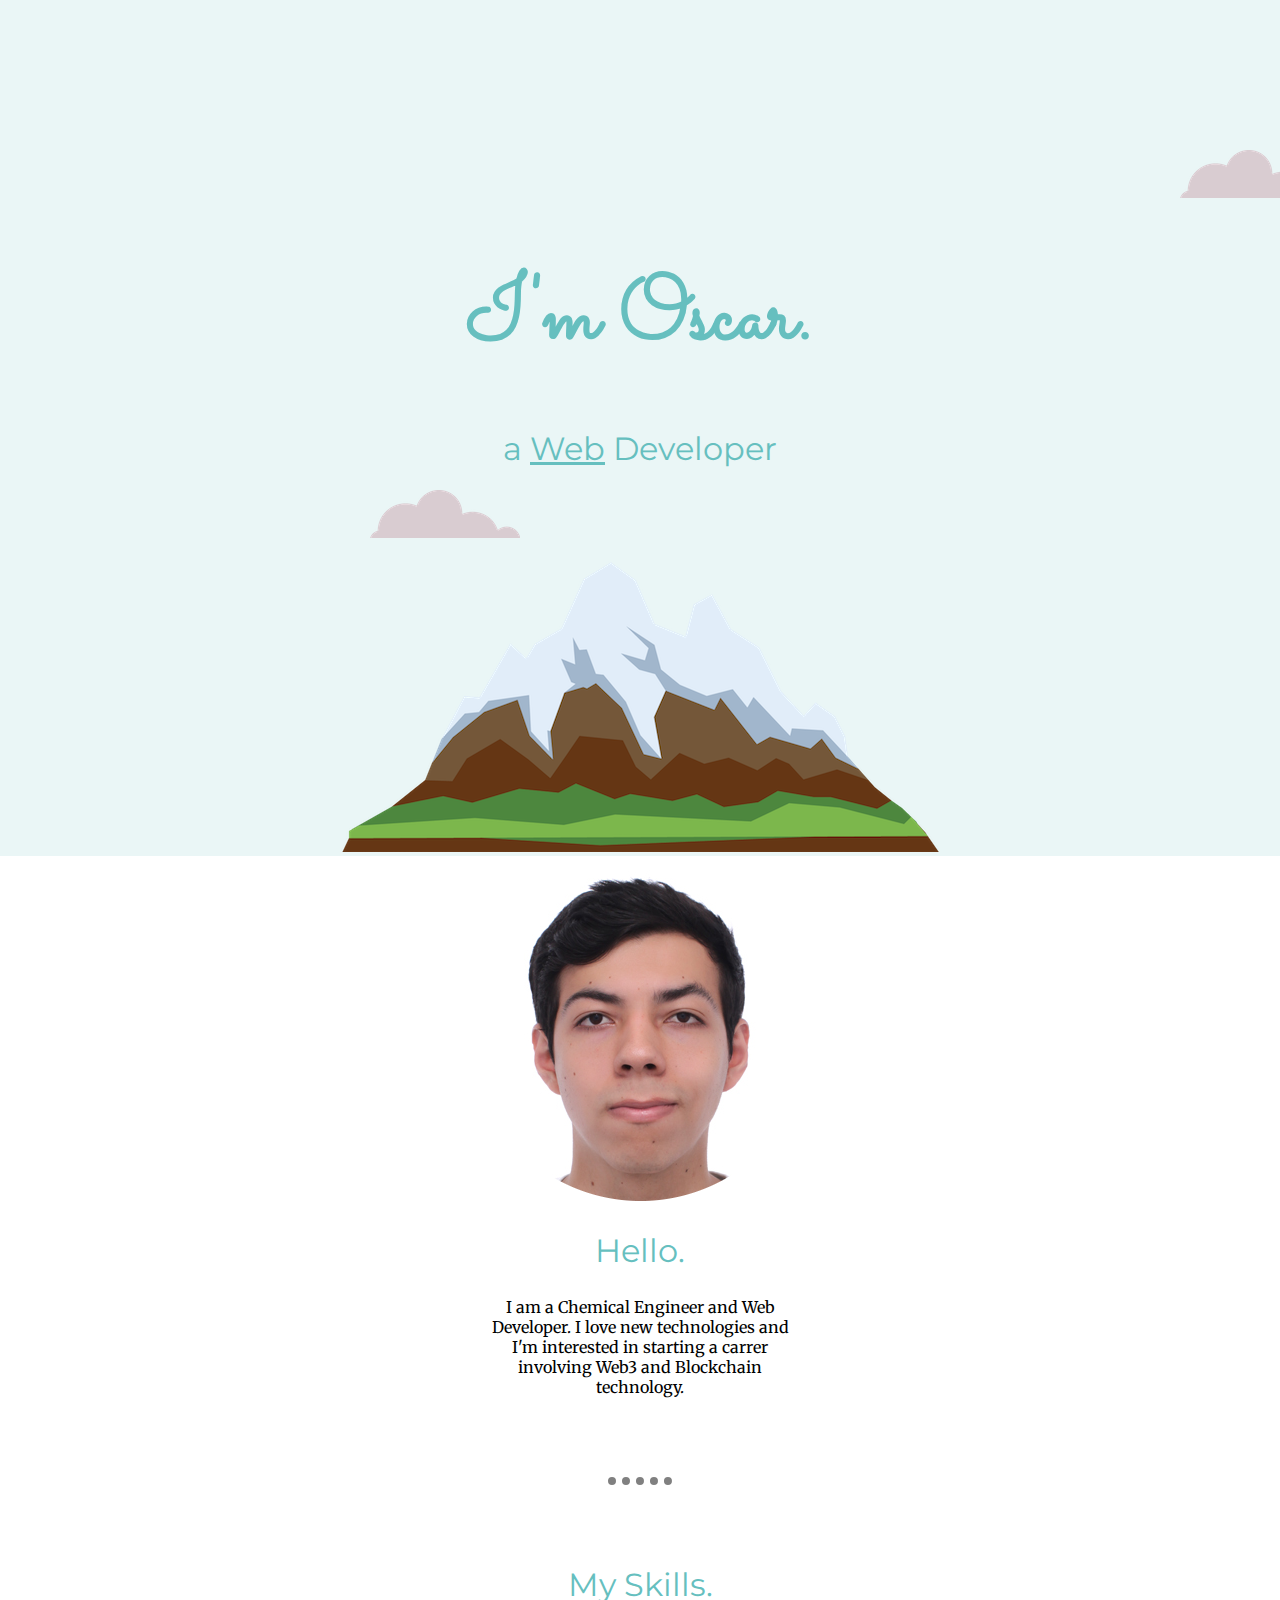
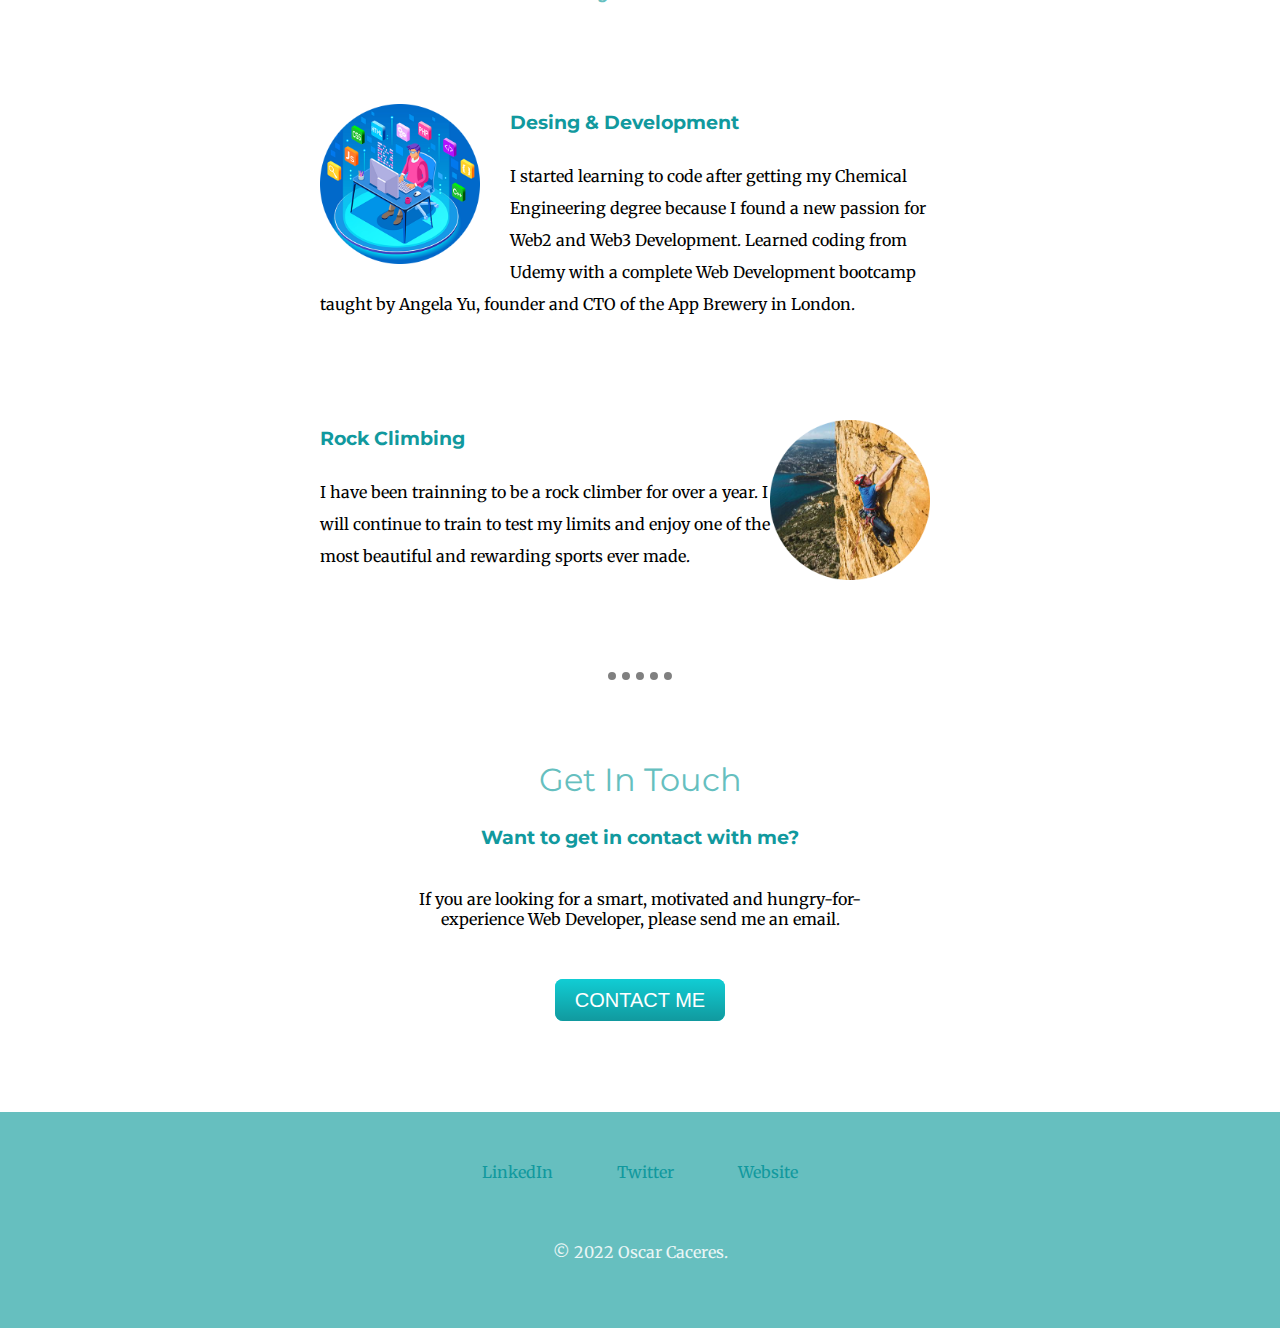
<file: index.html>
<!DOCTYPE html>
<html lang="en" dir="ltr">

<head>
  <meta charset="utf-8">
  <title>Oscar Caceres HDV</title>
  <link rel="stylesheet" href="css/styles.css">
  <link rel="icon" href="favicon.ico">
  <link rel="preconnect" href="https://fonts.googleapis.com">
<link rel="preconnect" href="https://fonts.gstatic.com" crossorigin>
<link href="https://fonts.googleapis.com/css2?family=Merriweather&family=Montserrat&family=Sacramento&display=swap" rel="stylesheet">
</head>

<body>


  <div class="top-contanier">
    <img class="cloud1" src="images/cloud.png" alt="">
      <h1 class="name">I'm Oscar.</h1>
      <h2 class="web">a <span class="pro"> Web</span> Developer</h2>
    <img class="cloud2" src="images/cloud.png" alt="">
    <img src="images/mountain.png" alt="">
  </div>

  <div class="middle-container">
    <div class="profile">
      <img src="images/Oscar-modified.png" alt="Foto de perfil Oscar Caceres">
      <h2>Hello.</h2>
      <p class="intro">I am a Chemical Engineer and Web Developer. I love new technologies and I'm interested in starting a carrer involving Web3 and Blockchain technology.</p>
    </div>
    <hr>
    <div class="skills">
      <h2>My Skills.</h2>
      <div class="skill-row">
        <img class="skill-1" src="images/deve-modified.png" alt="">
        <h3>Desing & Development</h3>
        <p>I started learning to code after getting my Chemical Engineering degree because I found a new passion for Web2 and Web3 Development. Learned coding from Udemy with a complete Web Development bootcamp taught by Angela Yu, founder and CTO of the App Brewery in London.</p>
      </div>
      <div class="skill-row">
        <img class="skill-2" src="images/escalada-modified.png" alt="">
        <h3>Rock Climbing</h3>
        <p>I have been trainning to be a rock climber for over a year. I will continue to train to test my limits and enjoy one of the most beautiful and rewarding sports ever made.</p>
      </div>
    </div>
    <hr>
    <div class="contact-me">
      <h2>Get In Touch</h2>
      <h3>Want to get in contact with me?</h3>
      <p class="finalmsg">If you are looking for a smart, motivated and hungry-for-experience Web Developer, please send me an email.</p>
      <a class="btn" href="mailto:oscarcaceres9606@gmail.com">CONTACT ME</a>
    </div>
  </div>


  <div class="bottom-container">
    <a class="footer-link" href="https://www.linkedin.com/">LinkedIn</a>
    <a class="footer-link" href="https://twitter.com/">Twitter</a>
    <a class="footer-link" href="https://www.appbrewery.co/">Website</a>
    <p class="last">© 2022 Oscar Caceres.</p>
  </div>




</body>

</html>

<!-- COLOR PALLETE link https://colorhunt.co/palette/7fbcd2a5f1e9e1ffeeffeeaf -->
</file>
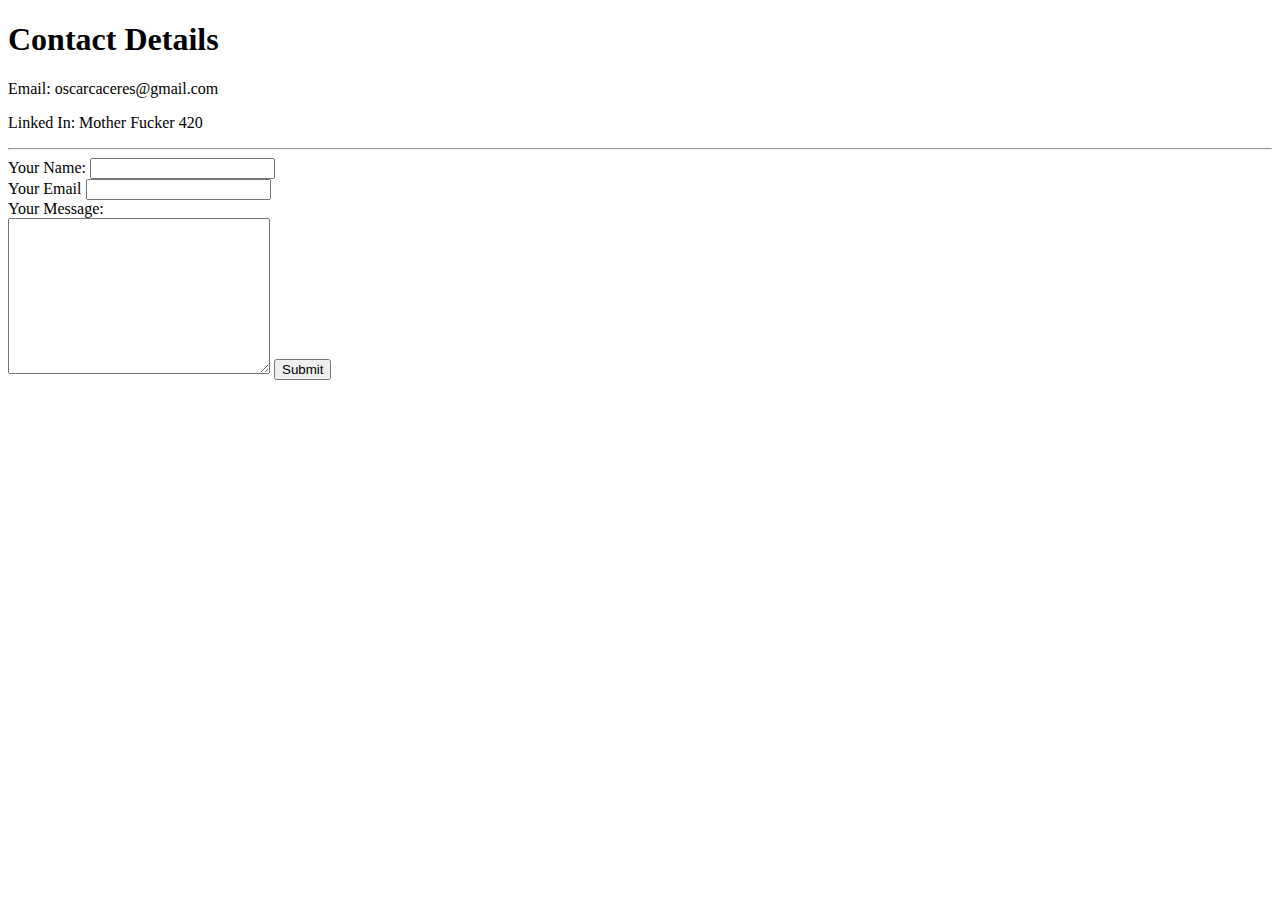
<file: Contactinfo.html>
<!DOCTYPE html>
<html lang="en" dir="ltr">

<head>
  <meta charset="utf-8">
  <title>Contact Information</title>
</head>

<body>
  <h1>Contact Details</h1>
  <p>Email: oscarcaceres@gmail.com</p>
  <p>Linked In: Mother Fucker 420</p>


  <hr>
  <form action="mailto:oscarcaceres9606@gmail.com" method="post" enctype="text/plain">
    <label>Your Name:</label>
    <input type="text" name="yourName" value=""><br>
    <label for="">Your Email</label>
    <input type="email" name="yourEmail" value=""><br>
    <label for="">Your Message:</label><br>
    <textarea name="yourMessage" rows="10" cols="30"></textarea>
    <input type="submit" name="">
  </form>
</body>

</html>
</file>
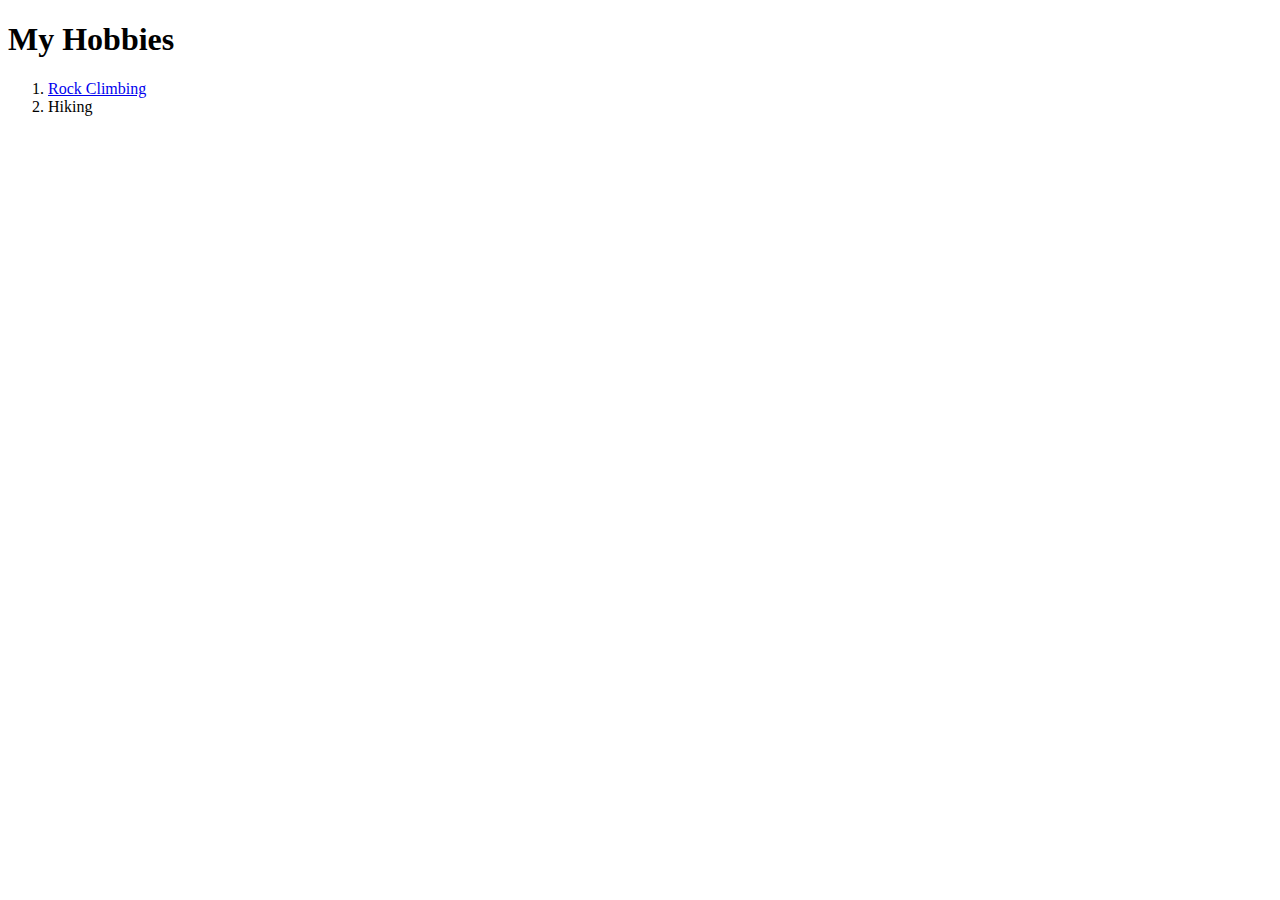
<file: hobbies.html>
<!DOCTYPE html>
<html lang="en" dir="ltr">
  <head>
    <meta charset="utf-8">
    <title>My Hobbies</title>
  </head>
  <body>
    <h1> My Hobbies</h1>
    <ol>
      <li> <a href="https://www.youtube.com/watch?v=ZRTNHDd0gL8&t=822s">Rock Climbing</a> </li>
      <li> Hiking </li>
    </ol>
  </body>
</html>
</file>
<file: css/styles.css>
body {
  margin: 0;
  text-align: center;
  font-family: 'Merriweather', serif;
}

h1 {
  font-family: 'Sacramento', cursive;
  font-size: 5.6rem;
  color: #66BFBF;
  line-height: 2;
}

h2 {
  font-family: 'Montserrat', sans-serif;
  font-size: 2rem;
  color: #66BFBF;
  font-weight: normal;
}

h3 {
  font-family: 'Montserrat', sans-serif;
  color: #11999E;
}

a{
  text-decoration: none;

}

hr{
  border-style: dotted none none none;
  border-color: grey;
  border-width: 8px;
  width: 5%;
  margin: 80px auto;
}
.intro{
  width: 25%;
  margin: auto;
}
.name{
margin-top: 130px;
margin-bottom: 10px;
}
.web{
margin-top: 20px;
}

.cloud1 {
  position: absolute;
  left: 1180px;
  top: 150px;
}

.cloud2 {
  position: absolute;
  left: 370px;
  top: 490px;
}

.top-contanier {
  background-color: #EAF6F6;
  position: relative;
  padding-top: 100px;
}

.middle-container{

}
.bottom-container{
  text-align: center;
  background-color: #66BFBF;
  padding: 50px;
}
.skill-row{
  margin: 100px auto;
  width: 50%;
  text-align: left;
  line-height: 2;
}
.skill-1{
  width: 25%;
  float: left;
  margin-right: 30px;
}
.skill-2{
  width: 25%;
  float: right;
  margin-right: 30px;
}
.finalmsg{
  width: 40%;
  margin: 40px auto;
  padding-bottom: 20px;
}
.last{
  color: #EAF6F6;
  margin-top: 60px;

}
.footer-link{
  color: #11999E;
  margin: 10px 30px 10px;
}
.pro {
  text-decoration: underline;
}
.btn {
  background: #11cdd4;
  background-image: -webkit-linear-gradient(top, #11cdd4, #11999e);
  background-image: -moz-linear-gradient(top, #11cdd4, #11999e);
  background-image: -ms-linear-gradient(top, #11cdd4, #11999e);
  background-image: -o-linear-gradient(top, #11cdd4, #11999e);
  background-image: linear-gradient(to bottom, #11cdd4, #11999e);
  -webkit-border-radius: 8;
  -moz-border-radius: 8;
  border-radius: 8px;
  font-family: Arial;
  color: #ffffff;
  font-size: 20px;
  padding: 10px 20px 10px 20px;
  text-decoration: none;
}

.btn:hover {
  background: #30e3cb;
  background-image: -webkit-linear-gradient(top, #30e3cb, #2bc4ad);
  background-image: -moz-linear-gradient(top, #30e3cb, #2bc4ad);
  background-image: -ms-linear-gradient(top, #30e3cb, #2bc4ad);
  background-image: -o-linear-gradient(top, #30e3cb, #2bc4ad);
  background-image: linear-gradient(to bottom, #30e3cb, #2bc4ad);
  text-decoration: none;
}
.contact-me{
  padding-bottom: 100px;
}
</file>
